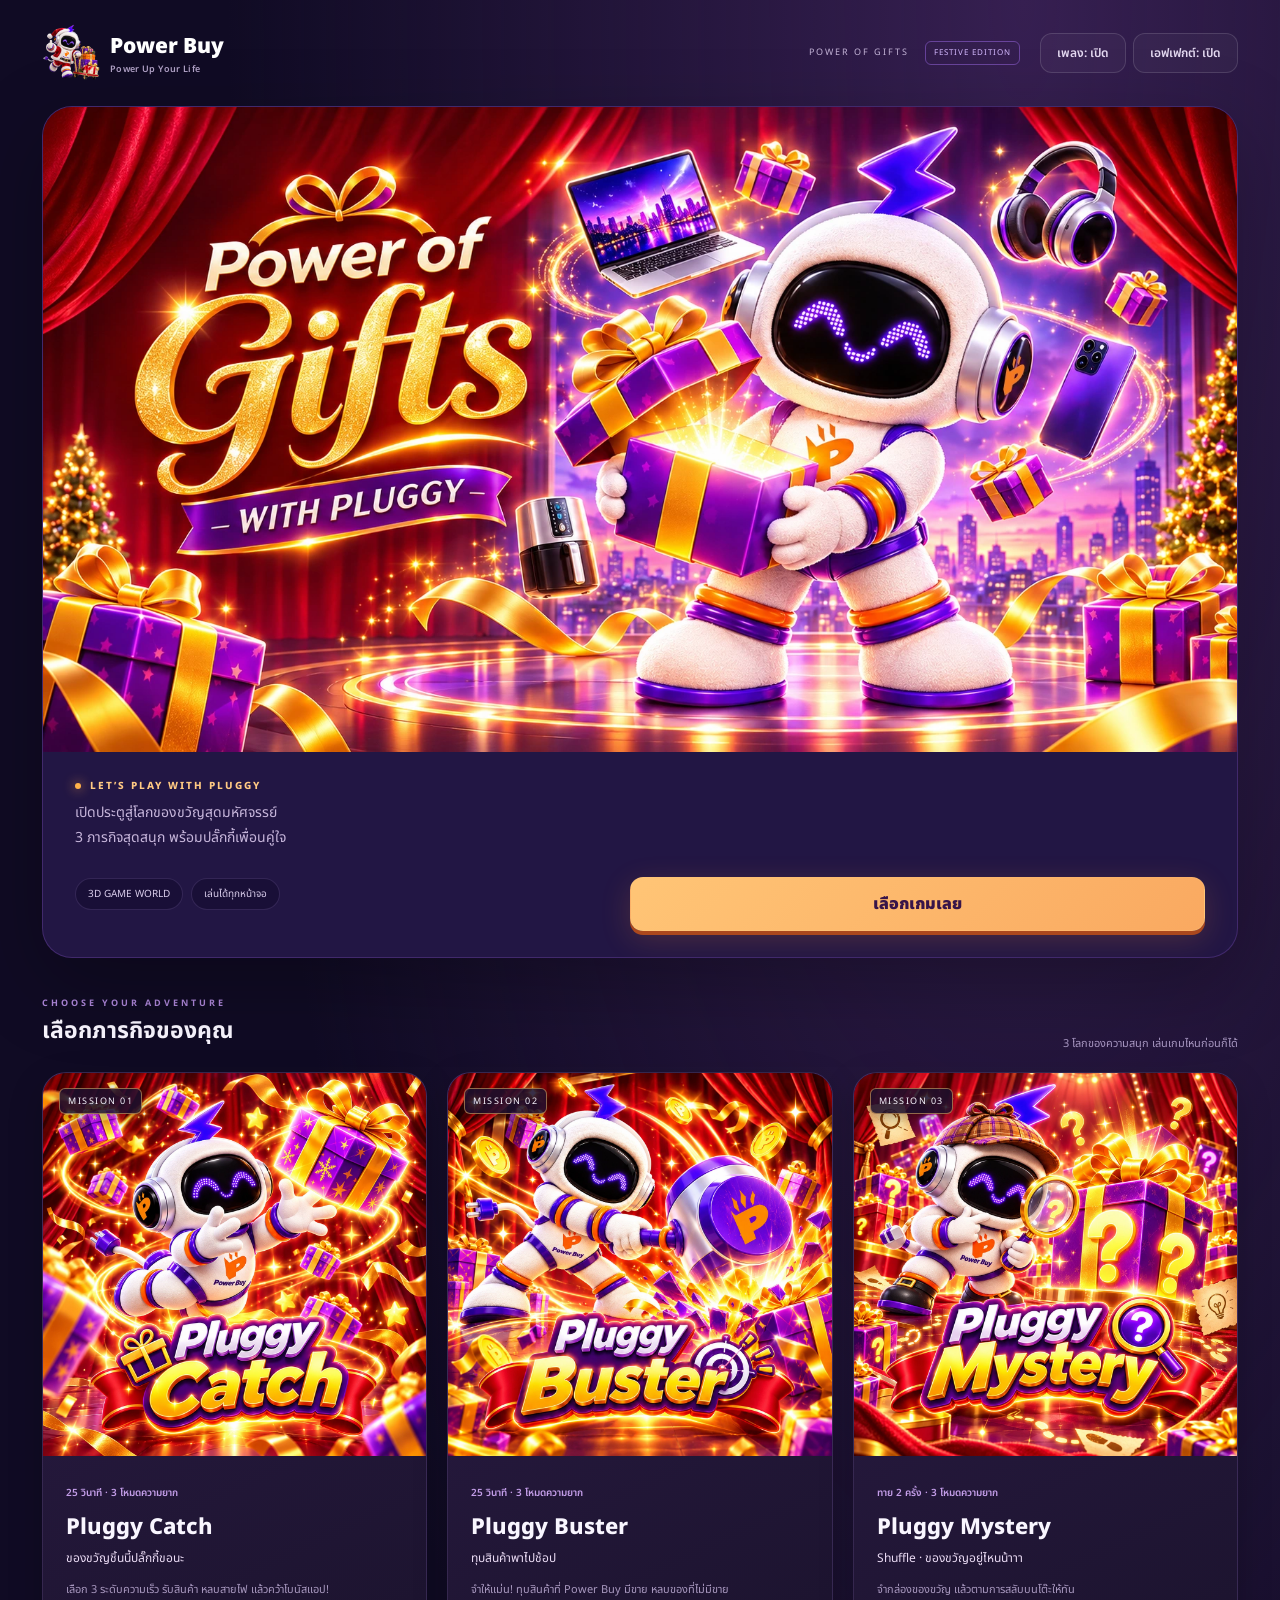
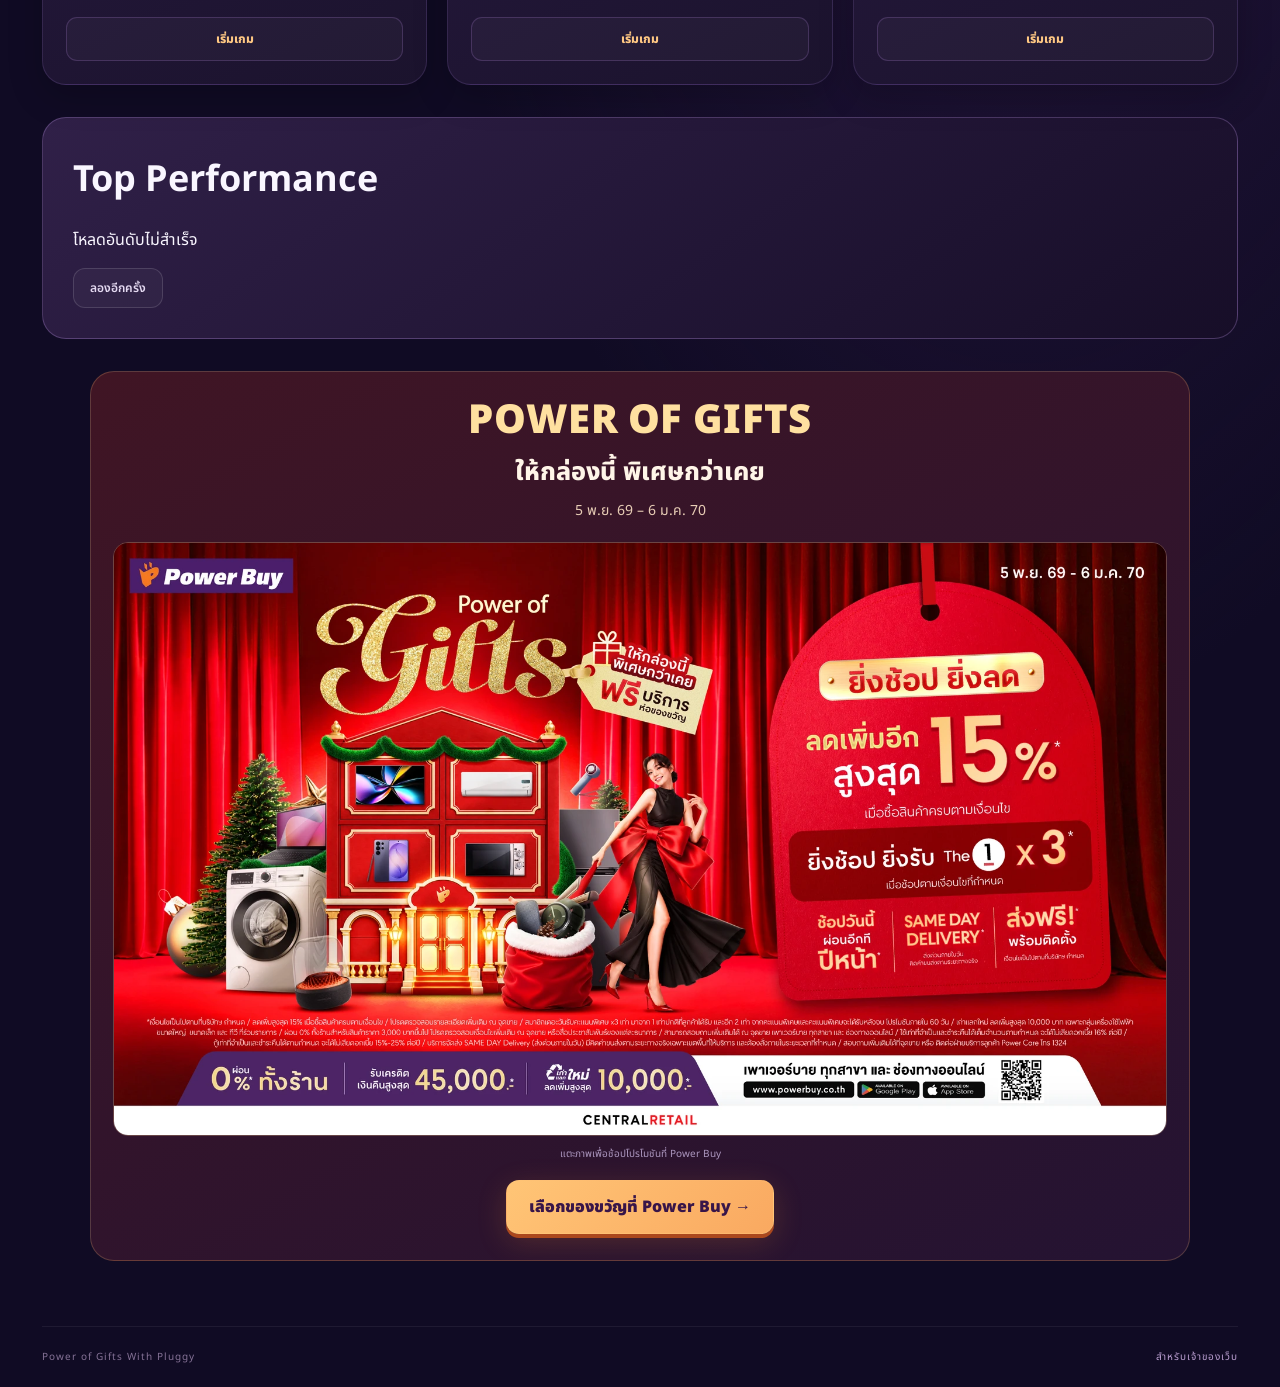
<file: index.html>
<!doctype html><html lang="th"><head><meta charset="utf-8"><meta name="viewport" content="width=device-width,initial-scale=1,viewport-fit=cover"><meta name="theme-color" content="#100b24"><meta name="description" content="ก้าวเข้าสู่โลกของขวัญ 3D กับปลั๊กกี้ เล่นภารกิจของขวัญบนมือถือและคอมพิวเตอร์"><title>Power of Gifts With Pluggy</title><link rel="icon" href="assets/festive/santa-icon.png"><link rel="stylesheet" href="style.css?v=28"><link rel="preconnect" href="https://idevduwmcbphzsoomihn.supabase.co" crossorigin><link rel="preconnect" href="https://fonts.googleapis.com"><link rel="preconnect" href="https://fonts.gstatic.com" crossorigin><link rel="canonical" href="https://copyggolf.github.io/PluggyGifts/"><meta property="og:type" content="website"><meta property="og:locale" content="th_TH"><meta property="og:site_name" content="Power of Gifts With Pluggy"><meta property="og:title" content="Power of Gifts With Pluggy"><meta property="og:description" content="เล่นเกมของขวัญกับปลั๊กกี้ สนุกกับ 3 ภารกิจ พร้อมโปรโมชัน Power Buy"><meta property="og:url" content="https://copyggolf.github.io/PluggyGifts/"><meta property="og:image" content="https://copyggolf.github.io/PluggyGifts/assets/update/share-banner.jpg?v=22"><meta property="og:image:secure_url" content="https://copyggolf.github.io/PluggyGifts/assets/update/share-banner.jpg?v=22"><meta property="og:image:type" content="image/jpeg"><meta property="og:image:width" content="1706"><meta property="og:image:height" content="922"><meta property="og:image:alt" content="Power of Gifts with Pluggy ปลั๊กกี้กับกล่องของขวัญ"><meta name="twitter:card" content="summary_large_image"><meta name="twitter:title" content="Power of Gifts With Pluggy"><meta name="twitter:description" content="เล่นเกมของขวัญกับปลั๊กกี้ พร้อมโปรโมชัน Power Buy"><meta name="twitter:image" content="https://copyggolf.github.io/PluggyGifts/assets/update/share-banner.jpg?v=22"><meta name="twitter:image:alt" content="Power of Gifts with Pluggy ปลั๊กกี้กับกล่องของขวัญ"></head><body><header><a class="brand" href="#" aria-label="หน้าหลัก"><img class="brandmark" src="assets/festive/santa-icon.png" alt="ปลั๊กกี้ชุดซานต้า"><span>Power Buy<small>Power Up Your Life</small></span></a><span class="edition">POWER OF GIFTS <i>FESTIVE EDITION</i></span><div class="sound-controls"><button id="music" class="icon" aria-pressed="true">เพลง: เปิด</button><button id="sfx" class="icon" aria-pressed="true">เอฟเฟกต์: เปิด</button></div></header><main id="app"></main><footer><span>Power of Gifts With Pluggy</span><a href="admin.html">สำหรับเจ้าของเว็บ</a></footer><dialog id="modal"></dialog><script type="module" src="app.js?v=29"></script></body></html>
</file>
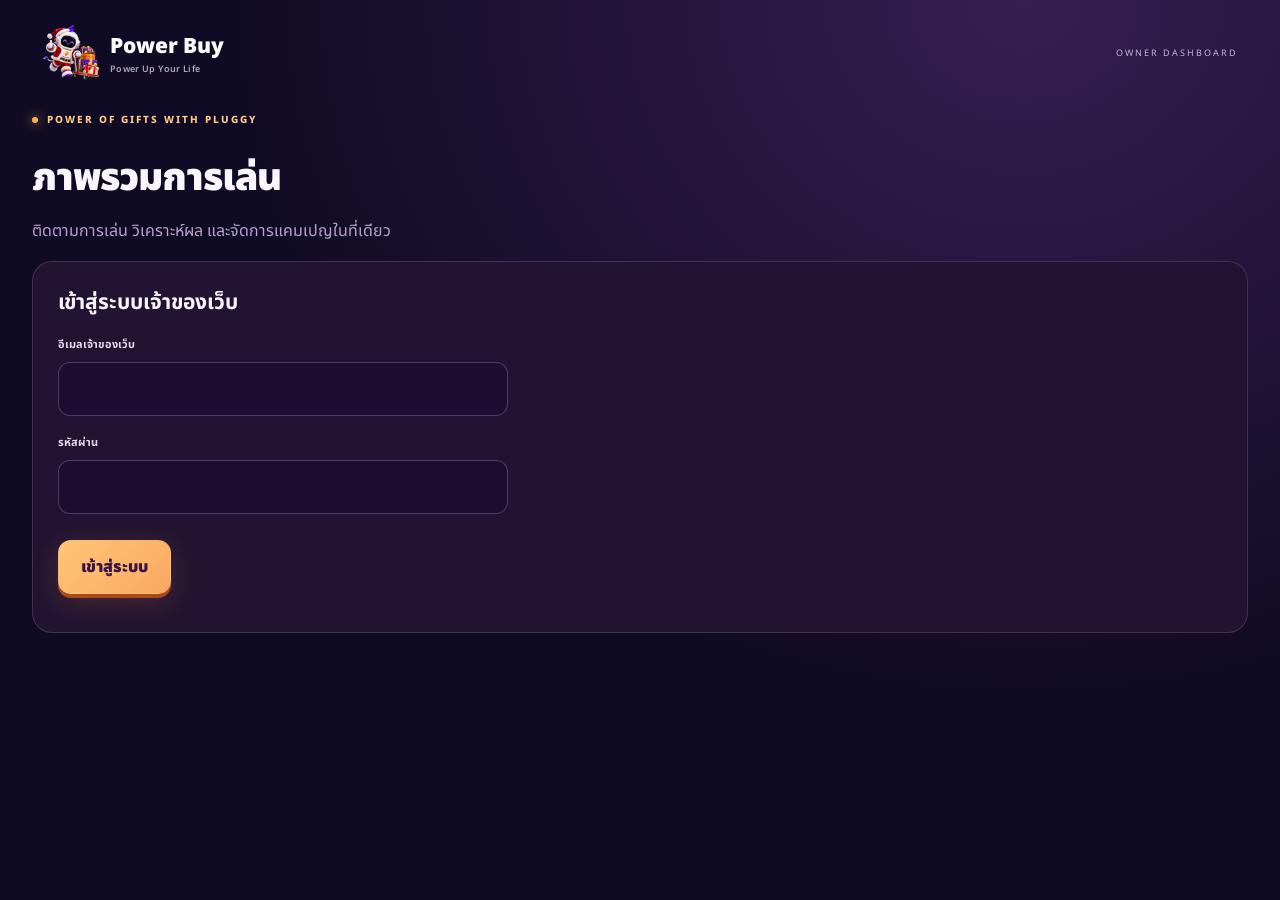
<file: admin.html>
<!doctype html><html lang="th"><head><meta charset="utf-8"><meta name="viewport" content="width=device-width,initial-scale=1"><title>สถิติเจ้าของเว็บ · Pluggy</title><link rel="stylesheet" href="style.css?v=28"><link rel="stylesheet" href="admin.css?v=28"></head><body><header><a class="brand" href="./"><img class="brandmark" src="assets/festive/santa-icon.png" alt="ปลั๊กกี้ชุดซานต้า"><span>Power Buy<small>Power Up Your Life</small></span></a><span class="edition">OWNER DASHBOARD</span></header><main id="admin"><section class="admin-intro"><span class="eyebrow">POWER OF GIFTS WITH PLUGGY</span><h1>ภาพรวมการเล่น</h1><p>ติดตามการเล่น วิเคราะห์ผล และจัดการแคมเปญในที่เดียว</p></section><section id="login" class="admin-panel"></section><section id="dashboard" hidden></section></main><dialog id="detail"></dialog><script type="module" src="admin.js?v=28"></script></body></html>
</file>
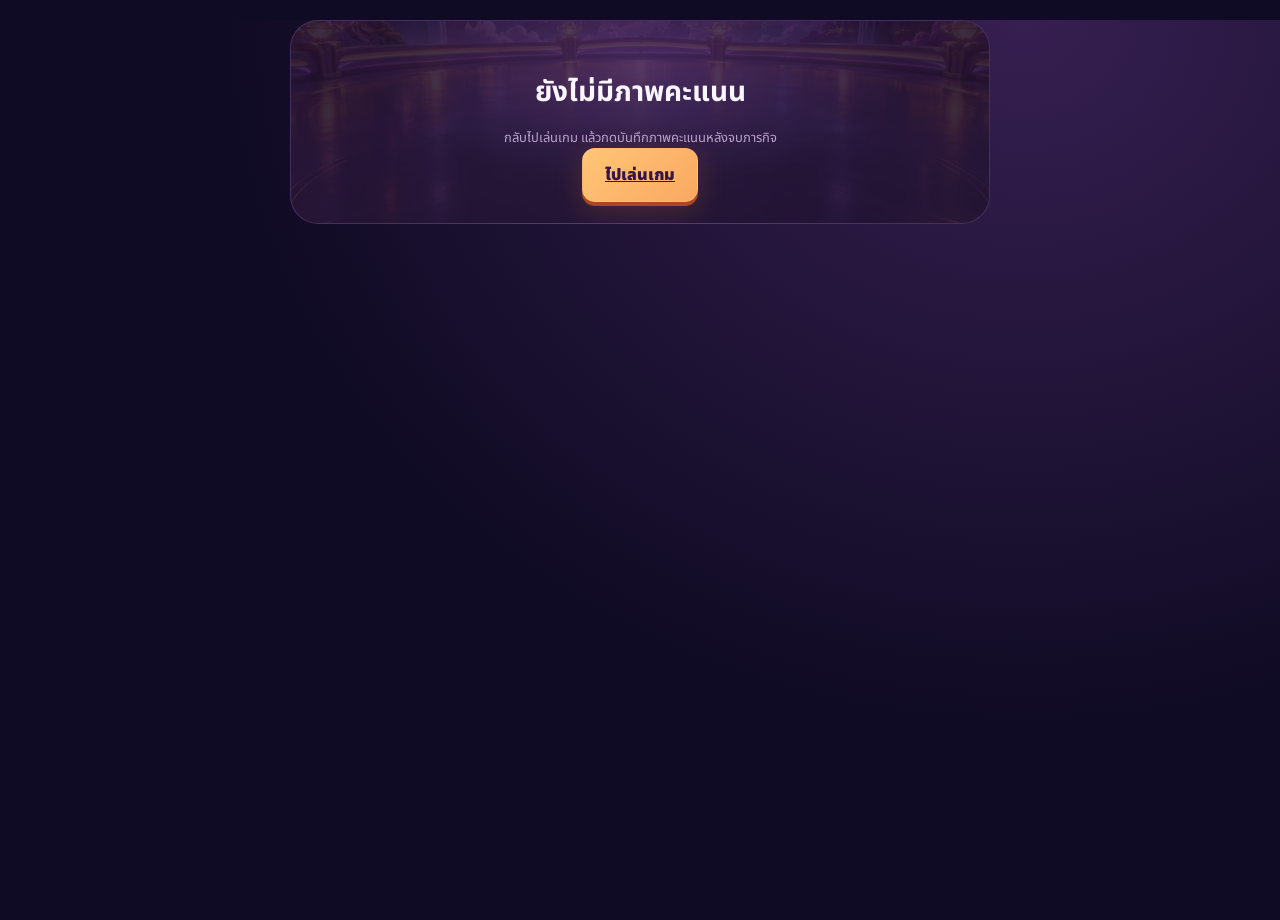
<file: score-view.html>
<!doctype html><html lang="th"><head><meta charset="utf-8"><meta name="viewport" content="width=device-width,initial-scale=1"><meta name="referrer" content="no-referrer"><title>บันทึกภาพคะแนน · Pluggy</title><link rel="stylesheet" href="style.css?v=28"><link rel="canonical" href="https://copyggolf.github.io/PluggyGifts/score-view.html"><meta property="og:type" content="website"><meta property="og:locale" content="th_TH"><meta property="og:site_name" content="Power of Gifts With Pluggy"><meta property="og:title" content="Power of Gifts With Pluggy"><meta property="og:description" content="เล่นเกมของขวัญกับปลั๊กกี้ สนุกกับ 3 ภารกิจ พร้อมโปรโมชัน Power Buy"><meta property="og:url" content="https://copyggolf.github.io/PluggyGifts/score-view.html"><meta property="og:image" content="https://copyggolf.github.io/PluggyGifts/assets/update/share-banner.jpg?v=22"><meta property="og:image:secure_url" content="https://copyggolf.github.io/PluggyGifts/assets/update/share-banner.jpg?v=22"><meta property="og:image:type" content="image/jpeg"><meta property="og:image:width" content="1706"><meta property="og:image:height" content="922"><meta property="og:image:alt" content="Power of Gifts with Pluggy ปลั๊กกี้กับกล่องของขวัญ"><meta name="twitter:card" content="summary_large_image"><meta name="twitter:title" content="Power of Gifts With Pluggy"><meta name="twitter:description" content="เล่นเกมของขวัญกับปลั๊กกี้ พร้อมโปรโมชัน Power Buy"><meta name="twitter:image" content="https://copyggolf.github.io/PluggyGifts/assets/update/share-banner.jpg?v=22"><meta name="twitter:image:alt" content="Power of Gifts with Pluggy ปลั๊กกี้กับกล่องของขวัญ"></head><body><main><section class="result" id="score-view"><h2>กำลังเตรียมภาพคะแนน…</h2></section></main><script type="module" src="score-view.js?v=28"></script></body></html>
</file>
<file: style.css>
@import url('https://fonts.googleapis.com/css2?family=Noto+Sans+Thai:wght@400;500;600;700;800;900&display=swap');
:root{font-family:'Noto Sans Thai',sans-serif;color:#f9f6ff;background:#100b24;--orange:#ff9738;--violet:#ad76ff;--muted:#b8aacd;--panel:#211633;--line:#ffffff18}*{box-sizing:border-box}body{margin:0;background:radial-gradient(ellipse at 80% 0,#35205c 0,transparent 55%),#100b24;min-height:100vh}button,input{font:inherit}button,a{touch-action:manipulation;-webkit-tap-highlight-color:transparent}button{cursor:pointer}button:focus-visible,a:focus-visible{outline:3px solid #ffc16f;outline-offset:4px}header{max-width:1260px;margin:auto;display:flex;align-items:center;gap:20px;padding:23px 32px}.brand{display:flex;gap:10px;align-items:center;color:white;text-decoration:none;font-size:21px;font-weight:900}.brand small{display:block;font-size:8px;letter-spacing:2.4px;color:#b1a2c7;font-weight:600}.brandmark{display:grid;place-items:center;background:linear-gradient(145deg,#ffbe63,#ff6c2d);color:#34104a;width:38px;height:43px;border-radius:13px;transform:rotate(-8deg);box-shadow:0 5px 25px #ff7f2d35;font-weight:900}.edition{margin-left:auto;font-size:10px;letter-spacing:2px;color:#c4b4d7}.edition i{font-style:normal;display:inline-block;font-size:8px;letter-spacing:1px;padding:5px 8px;margin-left:12px;border:1px solid #ad76ff6f;border-radius:6px;color:#d4b9ff}.icon,.secondary{background:#ffffff09;border:1px solid #ffffff22;color:#e4d9f1;border-radius:12px;padding:10px 16px;font-size:12px;font-weight:600}.icon:hover,.secondary:hover{background:#ffffff17}main{max-width:1260px;margin:0 auto 65px;padding:0 32px}.hero{position:relative;overflow:hidden;min-height:520px;border-radius:30px;border:1px solid #9660da44;background:#221644;isolation:isolate;box-shadow:0 26px 80px #0004}.heroart{position:absolute;inset:0;width:100%;height:100%;object-fit:cover;object-position:center;z-index:-2}.hero:after{content:'';position:absolute;inset:0;background:linear-gradient(90deg,#110a32ef 0,#160c34a0 39%,transparent 68%);z-index:-1}.herocopy{padding:56px 46px;max-width:600px}.eyebrow{display:inline-flex;align-items:center;gap:9px;color:#ffc983;font-size:10px;letter-spacing:2px;font-weight:800}.eyebrow:before{content:'';width:6px;height:6px;background:#ffb24a;border-radius:50%;box-shadow:0 0 12px #ffa449}h1{font-size:clamp(45px,5.2vw,72px);line-height:1.04;letter-spacing:-2px;margin:24px 0 12px;font-weight:900}h1 em{font-style:normal;background:linear-gradient(#ffe4a2,#ff8b39);background-clip:text;color:transparent}h1 small{display:block;font-size:.38em;letter-spacing:1px;margin-top:16px;font-weight:600;color:#d7b3ff}.intro{line-height:1.8;font-size:14px;max-width:380px;color:#c7b6db}.heropills{display:flex;gap:8px;margin:20px 0}.heropills span{font-size:10px;border:1px solid #c9afff25;background:#140b2d88;border-radius:20px;padding:7px 12px;color:#d9cdeb}.nameform{max-width:420px;margin-top:26px}label{display:block;font-size:11px;color:#e5d6f1;margin-bottom:9px;font-weight:700}.inputrow{display:flex;gap:10px}input{font:inherit;width:100%;min-width:0;padding:14px 16px;border:1px solid #b395dc55;color:white;border-radius:12px;background:#190d32aa;outline-color:#ffb751}input::placeholder{color:#a08dad}.primary{border:1px solid #ffce8333;background:linear-gradient(135deg,#ffb647,#ff7e37);color:#381549;font-weight:900;white-space:nowrap;padding:14px 22px;border-radius:13px;box-shadow:0 4px 0 #ab481d,0 8px 30px #ff8f3230;transition:filter .2s,transform .2s}.primary:hover{filter:brightness(1.1)}.primary:active{transform:translateY(2px);box-shadow:0 2px 0 #ab481d}.tiny{font-size:10px;line-height:1.6;color:#ac97bf}.hero .tiny{max-width:400px}.error{font-size:11px;color:#ffb2b9;margin-top:7px}.sectionhead{display:flex;justify-content:space-between;align-items:end;margin:38px 0 20px}.sectionhead h2{font-size:23px;margin:4px 0}.sectionhead span{font-size:11px;color:#a998c3}.kicker{font-size:9px;letter-spacing:3px;color:#af88dc;font-weight:700}.cards{display:grid;grid-template-columns:repeat(3,1fr);gap:20px}.card{position:relative;border-radius:24px;overflow:hidden;border:1px solid #b992f426;background:linear-gradient(155deg,#2c1c47,#1b132d);box-shadow:0 12px 35px #0003;transition:transform .22s,border-color .22s}.card:hover{transform:translateY(-6px);border-color:#ffb45777}.cardart{position:relative;height:215px;background:radial-gradient(ellipse at 50% 65%,#64369b88,transparent 65%),url('assets/v2/stage.avif') center 65%/cover;overflow:hidden;display:flex;align-items:center;justify-content:center}.cardart:after{position:absolute;content:'';width:65%;height:18px;border-radius:50%;background:#a970fe44;filter:blur(10px);bottom:19px}.cardart .sprite{width:150px;height:150px;filter:drop-shadow(0 12px 12px #0008);position:relative;z-index:1;animation:float 5s ease-in-out infinite}.cardart .sprite.second{width:90px;height:90px;margin-left:-28px;transform:rotate(14deg);animation-delay:-2s}.cardart .minipluggy{height:175px;width:115px;object-fit:contain;filter:drop-shadow(0 10px 14px #0008);z-index:2}.mission{position:absolute;top:15px;left:16px;font-size:9px;letter-spacing:1.5px;padding:5px 8px;border:1px solid #ffffff24;border-radius:6px;background:#160d2c9c;z-index:3}.cardbody{padding:23px}.tag{font-size:10px;color:#c49ee9;font-weight:600}.card h3{font-size:22px;margin:8px 0 4px;font-weight:800}.card .sub{font-size:12px;color:#eadbf4;margin:0}.card p{font-size:11px;line-height:1.8;color:#a898bf;margin:10px 0 18px}.card button{width:100%;background:#ffffff08;border:1px solid #9d74c344;color:#ffc883;font:inherit;font-size:12px;font-weight:800;border-radius:11px;padding:12px}.card button:hover{background:#ffab4220}.sprite{display:inline-block;flex:none;background-image:url('assets/v2/atlas.avif');background-size:400% 400%;background-position:var(--sx) var(--sy);background-repeat:no-repeat;aspect-ratio:1;width:70px;height:70px}.sprite.promo{background-image:url('assets/v2/promos.avif');background-size:200% 200%}.history{background:#221635;border:1px solid #ffffff10;border-radius:16px;padding:18px 22px;margin-top:26px;font-size:11px;color:#bba8d0}.history ul{padding-left:18px}.welcome{font-size:12px;color:#ffc884;margin-bottom:14px}footer{max-width:1196px;display:flex;justify-content:space-between;padding:22px 0;border-top:1px solid #ffffff10;margin:auto;font-size:10px;color:#857296;letter-spacing:1px}.game{max-width:960px;margin:auto}.gamehead{display:flex;align-items:center;justify-content:space-between;margin:10px 0 20px}.game-title{display:flex;align-items:center;justify-content:space-between;gap:18px}.game-title h2{font-size:27px;margin:0;letter-spacing:-.8px}.game-title p{font-size:12px;margin:3px 0;color:#b5a3ca}.game-player{font-size:10px;color:#a995c1;background:#231735;border:1px solid #ffffff18;border-radius:12px;padding:9px 14px;max-width:180px;overflow:hidden;text-overflow:ellipsis}.game-player b{display:block;font-size:13px;color:#f4e7ff}.hud{display:grid;grid-template-columns:1fr 1fr 1fr;gap:1px;background:#ffffff12;border:1px solid #a478d33a;border-radius:16px;overflow:hidden;margin:20px 0 12px}.hud>div{background:#25173bee;padding:13px 20px}.hud small{font-size:9px;color:#b9a2d0;display:block;letter-spacing:1px}.hud strong{display:block;font-size:25px;color:#ffcb86;font-weight:800}.hud>div:nth-child(2){text-align:center}.hud>div:last-child{text-align:right}.hud .timer{color:#b6ffed}.progress{height:4px;overflow:hidden;border-radius:8px;background:#362443;margin-bottom:13px}.progress div{height:100%;background:linear-gradient(90deg,#ad6bff,#ffb03e);transition:width .1s}.board{position:relative;height:min(66vh,570px);min-height:440px;overflow:hidden;border:1px solid #b98aff50;border-radius:24px;background:#291743 url('assets/v2/stage.avif') center/cover;box-shadow:0 25px 70px #0006,inset 0 0 80px #10052450;isolation:isolate;user-select:none}.board:before{content:'';position:absolute;inset:0;background:linear-gradient(#1c093632,transparent 45%,#17092b55);pointer-events:none;z-index:-1}.board canvas{display:block;width:100%;height:100%;touch-action:none}.hint{text-align:center;font-size:11px;line-height:1.7;color:#b6a1cd;margin:14px 0}.controls{display:flex;justify-content:center;gap:12px;margin:14px 0}.controls button{background:linear-gradient(#382051,#251439);border:1px solid #a377ce44;color:#ffce88;border-radius:14px;width:90px;height:45px;font-size:22px;touch-action:none;box-shadow:0 3px 0 #090514}.legend{display:flex;gap:14px;justify-content:center;flex-wrap:wrap;color:#cab8db;font-size:10px;margin:12px 0}.legend b{color:#ffb566}.boardstatus{position:absolute;top:16px;left:50%;transform:translateX(-50%);width:max-content;max-width:90%;text-align:center;padding:9px 17px;border:1px solid #cfb2ff33;border-radius:30px;background:#150b2dd9;color:#efe4ff;font-size:12px;z-index:8;box-shadow:0 4px 20px #0003}.boardstatus strong{color:#ffca7b}.overlay{position:absolute;inset:0;z-index:20;display:flex;flex-direction:column;align-items:center;justify-content:center;gap:12px;padding:24px;text-align:center;background:#140925df;backdrop-filter:blur(7px)}.overlay .sprite{width:100px;height:100px;filter:drop-shadow(0 0 24px #b276ff66)}.overlay h3{font-size:28px;margin:0}.overlay p{color:#c3b2d6;line-height:1.8;font-size:13px;margin:0 0 8px}.overlay .roundtag{font-size:10px;letter-spacing:3px;color:#ffbb68}.feedback{position:absolute;inset:0;display:grid;place-items:center;z-index:13;pointer-events:none;font-size:52px;font-weight:900;color:#ffe09e;text-shadow:0 3px 0 #8a351b,0 0 30px #ffab4c;animation:scorepop .65s both}.feedback.bad{color:#ffabc3;text-shadow:0 3px #662447,0 0 30px #ff3e7e}.holes{position:absolute;inset:12% 8% 6%;display:grid;grid-template-columns:repeat(3,1fr);grid-template-rows:repeat(3,1fr);gap:14px 30px;perspective:900px}.hole{position:relative;background:none;border:0;border-radius:18px;min-height:90px;outline-offset:0;display:flex;align-items:end;justify-content:center;padding:0}.podium{position:absolute;width:93%;max-width:165px;height:30%;bottom:2%;border-radius:50%;background:radial-gradient(ellipse at 50% 20%,#090310 35%,#452069 40%,#c491ff 45%,#6d3e8e 51%,#2e1149 60%);box-shadow:0 10px 0 #1c0d2e,0 15px 20px #0006,0 0 15px #9e56ff35;border:1px solid #b784f755}.target{position:absolute;inset:0;display:flex;flex-direction:column;align-items:center;justify-content:center;animation:rise .18s ease-out;transform-origin:bottom}.target .sprite{width:110px;height:110px;filter:drop-shadow(0 5px 9px #0007)}.target img{height:110px;width:86px;object-fit:contain;filter:drop-shadow(0 3px 7px #0008)}.target small{margin-top:-5px;font-size:10px;font-weight:900;color:#221133;background:#ffcc7d;border:1px solid #ffe2b0;border-radius:20px;padding:3px 9px;box-shadow:0 3px 12px #0005;white-space:nowrap;z-index:2}.target.bad small{background:#ebd7ff;color:#684d87}.holenum{position:absolute;font-size:9px;color:#bf8bf888;bottom:-8px}.hole.hit:after{content:'';position:absolute;inset:10%;border:3px solid #ffd286;border-radius:50%;animation:shock .25s both;pointer-events:none}.hammer{position:absolute;width:32px;height:32px;z-index:12;pointer-events:none;transform:rotate(-30deg);background:linear-gradient(90deg,#ffc356 20%,#ffe4a2 50%,#e89528);border-radius:8px;box-shadow:0 3px 5px #0005}.hammer:after{content:'';position:absolute;left:12px;top:26px;width:9px;height:35px;background:#7546ac;border-radius:5px}.boxes{position:absolute;inset:0;touch-action:manipulation}.box{position:absolute;top:0;left:0;background:none;border:0;padding:0;width:100px;height:115px;will-change:transform;touch-action:manipulation;color:white;isolation:isolate}.box:before{content:'';position:absolute;left:10%;right:10%;bottom:8%;height:17%;border-radius:50%;background:#05030b6b;filter:blur(4px);z-index:-1}.box .sprite{position:absolute;width:100%;height:auto;left:0;top:0;filter:drop-shadow(0 8px 6px #0007);transition:filter .2s}.box .prize{position:absolute;inset:8%;width:84%;height:75%;background:#37175380;border-radius:22px;box-shadow:0 0 28px #ffc76877;transform:translateY(-17px);z-index:2;animation:prize .3s both}.box .prize .sprite{height:100%}.box small{position:absolute;left:50%;transform:translateX(-50%);bottom:-5px;display:grid;place-items:center;width:25px;height:25px;background:#251336;border:1px solid #ba90e74d;color:#dfcbed;border-radius:50%;font-size:11px;font-weight:800;opacity:0}.box.selectable small{opacity:1}.box.selectable:after{content:'';position:absolute;inset:10% 2% 0;border-radius:20px;border:1px solid #c49eff44;box-shadow:0 0 12px #ac72ff20;z-index:-1}.box.selectable:hover .sprite{filter:drop-shadow(0 0 12px #ffc977)}.box.chosen:after{border-color:#ffce82;box-shadow:0 0 28px #ffb85f55}.guide{position:absolute;bottom:5px;right:18px;height:125px;width:90px;object-fit:contain;filter:drop-shadow(0 3px 15px #10031f);opacity:.9;pointer-events:none}.guide-arrow{position:absolute;bottom:76px;right:100px;font-size:31px;color:#ffbb6a;animation:point 1s alternate infinite;pointer-events:none}.result{position:relative;max-width:700px;margin:20px auto;text-align:center;border:1px solid #bb8bf63d;border-radius:28px;background:radial-gradient(ellipse at 50% 20%,#603c8580,transparent 55%),#201330;overflow:hidden;padding:36px}.result:before{content:'';position:absolute;inset:0;background:url('assets/v2/stage.avif') center/cover;opacity:.12;z-index:0}.result>*{position:relative}.result img{height:210px;filter:drop-shadow(0 0 30px #af62ff44)}.result h2{font-size:28px;margin:14px 0 5px}.result p{font-size:13px;color:#b9a3ce;line-height:1.8}.resultscore{font-size:82px;line-height:1.3;font-weight:900;background:linear-gradient(#ffe9b0,#ff9850);color:transparent;background-clip:text}.rounds{display:flex;justify-content:center;gap:10px;margin:18px 0}.rounds span{background:#ffffff08;border:1px solid #ffffff14;border-radius:11px;padding:9px 15px;font-size:10px;color:#bda8d1}.rounds b{color:#eed8ff;font-size:15px}.shop{display:block;margin:23px auto;color:#ffcd84;text-decoration:none;font-size:13px;font-weight:700}.actions{display:flex;gap:10px;flex-wrap:wrap;justify-content:center}dialog{background:#241436;color:#f6ebff;border:1px solid #ac7bdd55;border-radius:23px;max-width:500px;padding:30px;box-shadow:0 25px 100px #0008}dialog::backdrop{background:#0b051bce;backdrop-filter:blur(6px)}dialog h2{font-size:25px;margin:4px 0}dialog p{color:#beabce;font-size:13px;line-height:1.9}dialog .sprite{width:90px;height:90px}dialog .secondary{margin-left:8px}button:disabled{cursor:default}.box:disabled{opacity:1}.loading{animation:glow 1s infinite alternate}.paused .target,.paused .guide-arrow{animation-play-state:paused}@keyframes float{50%{transform:translateY(-8px)}}@keyframes rise{from{transform:translateY(24px) scale(.7);opacity:0}}@keyframes scorepop{0%{opacity:0;transform:translateY(20px) scale(.7)}30%{opacity:1;transform:scale(1.1)}100%{opacity:0;transform:translateY(-35px)}}@keyframes prize{from{opacity:0;transform:translateY(5px) scale(.5)}}@keyframes shock{to{opacity:0;transform:scale(1.3)}}@keyframes point{to{transform:translateX(-18px)}}@keyframes glow{to{opacity:.5}}
@media(max-width:720px){header{padding:18px 18px;gap:8px}.brand{font-size:18px}.brandmark{width:32px;height:35px}.brand small{font-size:7px}.edition{display:none}.icon{margin-left:auto;padding:9px 11px;font-size:11px}main{padding:0 16px}.hero{border-radius:24px;min-height:690px}.heroart{object-fit:cover;object-position:73% 0;height:350px}.hero:after{background:linear-gradient(0deg,#160c2fff 43%,#160c2f66 65%,transparent 85%)}.herocopy{padding:330px 25px 28px;max-width:100%}h1{font-size:45px;margin:16px 0 10px;letter-spacing:-1.5px}h1 small{font-size:21px;margin-top:12px}.intro{font-size:12px;margin:12px 0}.heropills{margin:15px 0}.nameform{margin-top:18px}.primary{padding:13px 17px;font-size:12px}.inputrow{gap:8px}input{font-size:13px;padding:13px}.sectionhead{margin-top:28px}.sectionhead h2{font-size:21px}.sectionhead>span{display:none}.cards{grid-template-columns:1fr;gap:17px}.card{display:grid;grid-template-columns:38% 62%;border-radius:21px}.cardart{height:100%;min-height:230px;flex-direction:column}.cardart .sprite{width:115px;height:115px}.cardart .sprite.second{position:absolute;width:75px;height:75px;bottom:23px;right:-4px;margin:0}.cardart .minipluggy{height:150px;width:100px}.mission{font-size:7px;left:10px;top:12px}.cardbody{padding:21px 16px}.card h3{font-size:19px;line-height:1.25}.card .sub{font-size:11px;margin-top:8px}.tag{font-size:8px}.card p{font-size:10px;margin:10px 0 12px}.card button{font-size:11px;padding:11px}.gamehead{margin:5px 0 17px}.game-title h2{font-size:23px}.game-title p{font-size:10px}.game-player{font-size:8px;max-width:110px;padding:8px 10px}.game-player b{font-size:11px}.hud{margin-top:16px}.hud>div{padding:10px 12px}.hud strong{font-size:21px}.hud small{font-size:8px}.board{height:57vh;min-height:420px;max-height:570px;border-radius:20px}.boardstatus{font-size:10px;padding:8px 13px}.holes{inset:13% 3% 8%;gap:13px 8px}.target .sprite{width:87px;height:87px}.target img{height:95px;width:74px}.target small{font-size:8px;padding:3px 7px}.holenum{font-size:8px}.guide{height:95px;width:65px;right:5px;bottom:0}.guide-arrow{bottom:56px;right:70px;font-size:24px}.legend{font-size:9px;gap:9px}.hint{font-size:10px}.result{padding:27px 18px}.result h2{font-size:24px}.resultscore{font-size:68px}.result img{height:180px}.rounds{gap:5px}.rounds span{padding:8px 9px}.rounds b{font-size:12px}.shop{font-size:12px}footer{margin:0 20px;font-size:8px;padding:18px 0}footer span:last-child{display:none}dialog{max-width:calc(100vw - 36px);padding:24px}dialog h2{font-size:23px}.hero .tiny{font-size:9px}}
@media(prefers-reduced-motion:reduce){.cardart .sprite,.guide-arrow{animation:none}}

.sprite[data-sprite="14"]{clip-path:inset(5% 8%)}
/* Festive appliance kingdom */
.brandmark{object-fit:contain;width:49px;height:52px;background:none;box-shadow:none;transform:none;border-radius:0}.brand small{font-size:9px;letter-spacing:.35px}.sound-controls{display:flex;gap:7px}.icon[aria-pressed=false]{opacity:.65}.edition{font-size:9px}footer a{color:#bca0d3;text-decoration:none}
.board,.cardart{background-image:url('assets/v3/showroom.avif')}.board.catch{background-position:center}.board.buster{background-position:50% 35%}.board.shuffle{background-position:50% 25%}.sprite.extra{background-image:url('assets/v3/extra.avif')}.cover-hammer{width:195px;height:195px;object-fit:contain;filter:drop-shadow(0 12px 15px #0009);z-index:2;animation:float 5s infinite ease-in-out}.how-hero{height:130px;width:130px;object-fit:contain;display:block;margin:auto}.how-steps{list-style:none;counter-reset:how;padding:0;display:grid;gap:10px;margin:18px 0}.how-steps li{counter-increment:how;display:flex;align-items:center;gap:12px;font-size:13px;line-height:1.65}.how-steps li:before{content:counter(how);display:grid;place-items:center;flex:none;border-radius:50%;background:#ffb247;color:#391652;width:28px;height:28px;font-weight:900}.how-signs{display:flex;gap:8px;justify-content:center;margin:16px 0}.how-signs>div{width:23%;text-align:center}.how-signs img{width:100%;display:block}.how-signs b{font-size:10px}details{font-size:12px;color:#d9c2ea;line-height:1.7}summary{cursor:pointer}.saved-card{display:block;width:100%;max-height:55vh;object-fit:contain;margin-bottom:16px}dialog{max-height:92dvh;overflow:auto}dialog button{margin-top:7px}.result>img{object-fit:contain;width:220px;height:220px}
.target img{width:146px;height:146px}.target small{margin-top:-16px}.target.safe small{background:#adf1c2;color:#175c42}.target.expensive img{filter:drop-shadow(0 0 8px #ff4659a0)}.target.safe img{filter:drop-shadow(0 0 8px #49e69b60)}.hole.wrong:after{border-color:#ff567c}.hammer{width:100px;height:125px;background:none;box-shadow:none;border:0;transform-origin:55% 80%;animation:smash .32s ease-out both;z-index:15;margin-left:-15px}.hammer:after{content:none}.hammer-head{position:absolute;left:0;top:0;width:85px;height:55px;display:grid;place-items:center;border-radius:18px;background:linear-gradient(110deg,#ff9c23 8%,#6130d8 12%,#a78bfa 48%,#4d1cc5 80%,#ffb534 84%);border:2px solid #dabfff;color:#ff9e32;font:900 30px sans-serif;box-shadow:0 5px 8px #12062aaa}.hammer-handle{position:absolute;top:50px;left:33px;width:18px;height:67px;background:linear-gradient(90deg,#3e15a1,#b295fb,#5120af);border:2px solid #ceb3ff;border-radius:8px}.gift-table{position:absolute;left:-3%;right:-3%;top:49%;height:49%;border-radius:50% 50% 12% 12%/12% 12% 4% 4%;background:linear-gradient(155deg,#bf9cf0,#7350aa 40%,#49286e 100%);border-top:4px solid #e5ceff;box-shadow:0 15px 0 #29103f,0 26px 35px #0d032d80;z-index:2;pointer-events:none}.guide{left:calc(50% - 110px);right:auto;top:4%;bottom:auto;height:260px;width:220px;opacity:1;z-index:1}.guide-arrow{display:none}.box{z-index:4}.boardstatus{z-index:10}.box.selectable .sprite{animation:boxbob 2.2s infinite ease-in-out}.box.chosen .sprite{animation:none}.paused .box.selectable .sprite{animation-play-state:paused}.boxes{z-index:3}.gift-table:after{content:'';position:absolute;left:10%;right:10%;bottom:-25px;height:25px;background:#3b1c57;border-radius:0 0 25px 25px}@keyframes smash{0%{transform:translateY(-65px) rotate(45deg);opacity:0}30%{opacity:1;transform:translateY(-20px) rotate(25deg)}65%{transform:translateY(8px) rotate(-32deg)}100%{transform:translateY(-20px) rotate(-15deg);opacity:0}}@keyframes boxbob{50%{translate:0 -3px}}
@media(max-width:720px){header{flex-wrap:wrap;padding:13px 16px}.brand{font-size:20px}.brandmark{width:45px;height:47px}.brand small{font-size:8px}.sound-controls{margin-left:auto}.sound-controls .icon{font-size:10px;padding:8px}.cover-hammer{width:140px;height:175px}.target img{width:103px;height:116px}.target small{margin-top:-13px;font-size:8px}.holes{inset:16% 1% 7%;gap:16px 1px}.guide{height:200px;width:170px;left:calc(50% - 85px);top:9%}.gift-table{top:46%;height:50%}.hammer{scale:.8}.how-signs{gap:4px}.how-steps li{font-size:12px}.saved-card{max-height:48dvh}.result>img{height:200px}}
@media(max-width:360px){header{gap:6px}.brand{font-size:17px}.sound-controls .icon{font-size:9px;padding:7px 5px}.brandmark{width:38px}.brand small{font-size:7px}}
@media(prefers-reduced-motion:reduce){.cover-hammer,.box.selectable .sprite{animation:none}}

/* Approved Festive Wonderland mission art; replace the six files independently. */
.board{background-image:var(--game-bg,url('assets/v3/showroom.avif'));background-size:cover;background-position:center}
.cardart{height:auto;aspect-ratio:1;background:#2c1845;display:block}
.cardart:after{content:none}
.mission-cover{width:100%;height:100%;display:block;object-fit:cover;object-position:center;transition:transform .35s ease}
.card:hover .mission-cover{transform:scale(1.035)}
.mission{background:#1b102ddd;border-color:#ffc56d80;box-shadow:0 3px 14px #0005}
@media(max-width:720px){.card{display:block}.cardart{height:auto;min-height:0;aspect-ratio:1.18}.mission-cover{object-position:center 45%}.cardbody{padding:22px}.card h3{font-size:23px}.card p{font-size:12px}.tag{font-size:10px}.card button{font-size:13px}.boardstatus{max-width:96%;padding:8px 10px}.target.safe small{font-size:8px}}
@media(prefers-reduced-motion:reduce){.mission-cover{transition:none}.card:hover .mission-cover{transform:none}}
.rank-consent{display:flex;align-items:flex-start;gap:9px;font-size:11px;line-height:1.7;margin:18px 0 12px}.rank-consent input{width:18px;height:18px;flex:none;accent-color:#ffb647}.province-label{margin-top:12px}.leaderboard{text-align:left;padding:25px;border:1px solid #b792e744;border-radius:22px;margin-top:28px;background:linear-gradient(130deg,#382253,#1c102e)}.rank-heading{display:flex;gap:16px;align-items:center;justify-content:space-between}.rank-heading h2{font-size:23px;margin:5px 0}.rank-heading p{font-size:11px;color:#cbb9db;line-height:1.7}.rank-toolbar{display:flex;flex-wrap:wrap;gap:12px;align-items:center;margin:16px 0}.rank-tabs{display:flex;flex-wrap:wrap;gap:7px}.rank-tab{background:#ffffff09;color:#decbf0;border:1px solid #ab7bd94d;border-radius:22px;padding:9px 13px;font:inherit;font-size:11px}.rank-tab.selected{background:#ffb34c;color:#321442;border-color:#ffc978;font-weight:800}.rank-toolbar label{display:flex;align-items:center;gap:10px;margin:0}.rank-toolbar input{width:150px;font-size:11px;padding:8px;color-scheme:dark}.rank-mine{display:flex;flex-direction:column;gap:6px;background:#a16aff17;border:1px solid #ffc37955;border-radius:15px;padding:16px;margin:12px 0}.rank-mine b{color:#ffcc82}.rank-mine span{font-size:13px}.rank-mine small{color:#cbb5e1;font-size:11px}.rank-table-wrap{overflow:auto}.rank-table{width:100%;border-collapse:collapse;font-size:13px;white-space:nowrap}.rank-table th,.rank-table td{padding:13px 10px;border-bottom:1px solid #ffffff15;text-align:left}.rank-table th{font-size:10px;color:#c5a7dc}.rank-table td:nth-child(2){white-space:normal;overflow-wrap:anywhere;min-width:100px}.rank-table .podium-rank td:first-child{color:#ffd284}.rank-empty{text-align:center;padding:28px;color:#f5d8a7}.rank-empty span{font-size:12px;color:#bc9bd5}.rank-records h3{font-size:16px;margin-top:24px}.record-grid{display:grid;grid-template-columns:repeat(auto-fit,minmax(170px,1fr));gap:10px}.record-grid article{padding:16px;border:1px solid #ffffff15;border-radius:12px;background:#ffffff07}.record-grid small,.record-grid span{display:block;font-size:10px;color:#cbb4e0;overflow-wrap:anywhere}.record-grid strong{display:block;color:#ffd192;font-size:28px;margin:5px 0}.record-grid i{font-size:12px;font-style:normal}.record-grid .overall{border-color:#ffd28477}.rank-explain{margin-top:20px}.rank-explain p,.rank-explain li{font-size:11px;line-height:1.8}.actions a{text-decoration:none;display:inline-flex;align-items:center;justify-content:center}.saved-card{touch-action:auto;-webkit-user-select:auto;user-select:auto}.balanced-score{color:#ffd192!important}.result .leaderboard{padding:18px}.result .rank-heading{display:block}.result .rank-heading h2{font-size:20px}.result .saved-card{width:100%;height:auto;max-height:none;filter:none}
@media(max-width:720px){.leaderboard{padding:17px}.rank-heading{display:block}.rank-heading h2{font-size:20px}.rank-heading>.secondary{margin:5px 0}.rank-table{font-size:11px}.rank-table th,.rank-table td{padding:12px 7px}.rank-consent{font-size:10px}.record-grid{grid-template-columns:repeat(2,minmax(0,1fr))}.record-grid strong{font-size:24px}.hero{min-height:780px}}

[hidden]{display:none!important}

/* Keep the campaign title together across phone and desktop. */
.hero .herocopy{max-width:750px}.hero h1{font-size:clamp(34px,4.3vw,58px)}.gift-title{white-space:nowrap;display:block}.rank-periods{display:flex;gap:7px;padding:5px;border:1px solid #ab7bd933;border-radius:25px}
@media(max-width:720px){.hero{min-height:690px}.hero .herocopy{padding:330px 20px 28px}.hero h1{font-size:clamp(26px,7.5vw,45px);letter-spacing:-1px}.hero h1 small{font-size:19px}}
/* Festive quick-play, mobile first. */
.sprite.festive-product{background-image:url('assets/festive/products.webp');background-size:200% 200%}
.campaign-promo{margin:32px auto 0;max-width:1100px;text-align:center;border:1px solid #e7af703f;border-radius:24px;overflow:hidden;background:linear-gradient(150deg,#401524,#241332);padding:22px}
.promo-heading h2{font-size:clamp(20px,4vw,30px);margin:8px 0}.promo-heading p{font-size:12px;color:#ecd4bd}.campaign-image{display:block;overflow:hidden;border-radius:15px;border:1px solid #ffca8d44}.campaign-image img{display:block;width:100%;height:auto}.campaign-shop{display:inline-flex;justify-content:center;text-decoration:none;margin:8px 0 4px;white-space:normal}.result .campaign-promo{padding:15px}.result .campaign-promo img{width:100%;height:auto;max-height:none;filter:none;margin:0}.result .promo-heading h2{font-size:23px}
.reward-card{border:1px solid #ffcd85a0;border-radius:23px;background:linear-gradient(140deg,#5a2b48,#321646);padding:24px;margin:22px 0;text-align:center}.reward-card h2{font-size:23px}.coupon-code{font-size:28px!important;color:#ffe0a4!important;font-weight:900;letter-spacing:1px;overflow-wrap:anywhere;user-select:text;-webkit-user-select:text}.coupon-terms{white-space:pre-wrap;overflow-wrap:anywhere;text-align:left;font-size:12px!important}.coupon-image,.result .coupon-image{width:min(100%,400px);height:auto;aspect-ratio:1;object-fit:contain;display:block;margin:14px auto;border-radius:16px;filter:none}.reward-card a{display:inline-flex;text-decoration:none;margin-top:10px}.result>img{height:220px;width:220px;border-radius:24px}.result .resultscore{line-height:1.15;margin:20px 0 8px}.result{overflow-wrap:anywhere}
.how-signs>div{width:43%;max-width:180px}.how-signs img{aspect-ratio:1;object-fit:contain}.target img{height:150px;width:150px;object-fit:contain}.target small{margin-top:-9px}.target.safe small{background:#a8f2b3;color:#104729}.box{backface-visibility:hidden;transform-style:preserve-3d}.gift-table{background:radial-gradient(ellipse at 50% 10%,#b68edc,#7951a5 65%,#412054);border-top:3px solid #e5ceff}.box:before{opacity:.65;transition:opacity .2s}.box.selectable:before{opacity:.9}.box.chosen{filter:drop-shadow(0 0 9px #ffd58e)}
.buster-cover-art{height:100%;display:flex;align-items:center;justify-content:center;gap:0;background:radial-gradient(ellipse at 50% 80%,#a268d5,transparent 75%),url('assets/missions/buster-bg.webp') center/cover;padding:15% 2% 0}.buster-cover-art img{width:50%;filter:drop-shadow(0 8px 12px #15032c88)}
@media(max-width:720px){input{font-size:16px}.board{height:min(57svh,530px);min-height:350px}.hud{margin:10px 0}.gamehead{margin-bottom:12px}.game-title h2{font-size:21px}.game-player{max-width:95px}.hud>div{padding:9px}.hud strong{font-size:21px}.legend{gap:8px;font-size:10px}.campaign-promo{padding:14px;border-radius:20px}.promo-heading p{font-size:10px}.campaign-image{border-radius:10px}.target img{height:112px;width:112px}.boardstatus{font-size:11px;white-space:normal;line-height:1.4;width:94%;padding:8px}.holes{inset:16% 2% 8%;gap:12px 2px}.hole{min-height:70px}.how-steps li{font-size:13px}dialog{width:min(500px,calc(100vw - 24px));max-width:none;padding:22px;max-height:90dvh}.sound-controls .icon{min-height:40px}.actions{gap:10px}.actions button,.actions a{min-height:44px}.result{padding:24px 16px}.result>img{height:190px;width:190px}.reward-card{padding:18px}.coupon-code{font-size:25px!important}.hero .tiny{font-size:11px}.hero .inputrow{flex-wrap:wrap}.hero .inputrow input{flex:1 1 180px}.hero .inputrow button{flex:1 1 150px}.card button{min-height:46px}.guide{height:180px;top:7%}.gift-table{top:48%}.how-signs b{font-size:12px}}
@media(max-height:500px) and (orientation:landscape){.board{height:350px;min-height:350px}.game-title{align-items:start}}
@media(prefers-reduced-motion:reduce){.box.selectable .sprite,.target,.hammer,.feedback{animation-duration:.01s;animation-iteration-count:1}.box:before{transition:none}}
/* User-supplied campaign art is shown in full, with no text on top. */
.hero{min-height:0}.hero:after{content:none}.heroart{position:static;display:block;width:100%;height:auto;object-fit:contain;z-index:auto}.hero .herocopy{padding:26px 32px;max-width:none;display:grid;grid-template-columns:1fr 1.1fr;column-gap:32px;align-items:center}.hero .herocopy h1{position:absolute;width:1px;height:1px;overflow:hidden;clip-path:inset(50%);white-space:nowrap}.hero .intro{grid-column:1;margin:6px 0}.hero .heropills{grid-column:1;margin:10px 0}.hero .nameform{grid-column:2;grid-row:1 / 5;margin:0;max-width:none}.hero .eyebrow{grid-column:1}.cardart{aspect-ratio:1}.mission-cover{object-fit:contain}.product-sprite{display:inline-block;width:70px;height:70px;object-fit:contain}.box .prize .product-sprite{position:absolute;width:100%;height:100%;left:0;top:0;object-fit:contain;filter:drop-shadow(0 6px 5px #0006)}.campaign-image:hover{outline:2px solid #ffc16f;outline-offset:2px}
@media(max-width:720px){.hero{min-height:0}.heroart{height:auto;object-fit:contain;object-position:center}.hero .herocopy{display:block;padding:22px 20px}.hero .nameform{margin-top:18px}.hero .intro{font-size:13px}.cardart{aspect-ratio:1;min-height:0}.mission-cover{object-fit:contain}.card:hover .mission-cover{transform:none}}

/* Santa brand and the requested three-line campaign heading. */
.brandmark{width:58px;height:60px;object-fit:contain}.campaign-promo .promo-heading .campaign-title{font-size:clamp(26px,4vw,40px);font-weight:900;letter-spacing:.3px;color:#ffe0a0;line-height:1.25;margin:2px 0 8px}.campaign-promo .promo-heading .campaign-tagline{font-size:clamp(18px,2.5vw,25px);font-weight:800;color:#fff5e8;line-height:1.5;margin:0 0 8px}.campaign-promo .promo-heading .campaign-dates{font-size:14px;color:#e7ccb5;margin:0 0 20px;line-height:1.6}@media(max-width:720px){.brandmark{width:48px;height:52px}.campaign-promo .promo-heading .campaign-dates{font-size:12px;margin-bottom:16px}}@media(max-width:360px){.brandmark{width:40px;height:46px}}
/* Product Buster, Catch modes and shared performance board */
.mode-picker{border:0;padding:0;margin:22px 0;text-align:left;display:grid;gap:10px}.mode-picker legend{font-weight:800;margin-bottom:12px}.mode-option{display:flex;align-items:center;gap:12px;padding:14px;border:1px solid #ae8acc66;border-radius:16px;background:#241439;cursor:pointer}.mode-option:has(input:checked){border-color:#ffc576;background:#4a2b50;box-shadow:0 0 0 1px #ffc576}.mode-option input{width:22px;height:22px;flex:none;accent-color:#ffc576}.mode-option span{display:grid;gap:3px}.mode-option b{font-size:18px}.mode-option small{font-size:12px;color:#dfcbea}.mode-option strong{font-size:13px;color:#ffd195}.how-products{text-align:left}.how-products h3{font-size:15px;margin:16px 0 8px}.how-products section>div{display:grid;grid-template-columns:repeat(4,minmax(0,1fr));gap:6px}.how-products figure{margin:0;background:#ffffff0a;border-radius:12px;text-align:center;padding:5px}.how-products img{width:100%;aspect-ratio:1;object-fit:contain}.how-products figcaption{font-size:11px}.buster .product-target img{height:calc(100% - 26px);width:100%;object-fit:contain;filter:drop-shadow(0 6px 8px #0008)}.buster .product-target small{font-size:clamp(11px,2.7vw,15px);color:white;background:#251332ed;border:1px solid #ba90e766;max-width:100%;padding:3px 8px;border-radius:8px;white-space:nowrap}.buster .product-target{height:100%;width:100%;display:flex;align-items:center;justify-content:end;flex-direction:column;bottom:8px}.buster .boardstatus{font-size:clamp(11px,2.7vw,16px)}
.performance{margin:32px 0;border:1px solid #a783ce55;border-radius:24px;background:linear-gradient(145deg,#302048,#170e28);padding:clamp(18px,4vw,30px)}.performance-head{display:flex;justify-content:space-between;align-items:center;gap:12px}.performance h2{font-size:clamp(26px,5vw,36px);margin:5px 0}.performance-head p{font-size:13px;color:#dcc1eb;margin:4px 0}.rank-count{font-size:12px;padding:8px 12px;border-radius:99px;background:#ffffff0a;white-space:nowrap}.rank-list{padding:0;margin:20px 0;list-style:none}.rank-row{display:flex;align-items:center;gap:16px;padding:13px 12px;border-bottom:1px solid #ffffff12;min-width:0}.rank-row.is-me{background:#ffbb3b16;border:1px solid #ffd38699;border-radius:12px}.rank-number{font-size:21px;font-weight:900;color:#ffd28d;min-width:30px;text-align:center}.rank-person{display:grid;gap:4px;min-width:0;flex:1}.rank-person b{overflow-wrap:anywhere;font-size:15px}.rank-person span{font-size:11px;color:#cbb4e0}.rank-person b small{color:#ffc576;font-size:10px}.rank-row>strong{text-align:right;color:#ffd28d;font-size:23px;flex-shrink:0}.rank-row>strong small{display:block;font-size:10px;font-weight:500;color:#cfb7dc}.rank-divider{text-align:center;letter-spacing:8px;color:#b59bcf}.rank-empty{padding:30px 10px;text-align:center;color:#ffe0ab}.rank-empty small{color:#cbb4e0}.rank-result h3{font-size:21px}.rank-result h3 b{color:#ffc576;font-size:32px}.rank-result p,.rank-result small{font-size:13px;color:#d9c4e8;line-height:1.9}.result-performance{max-width:650px;margin:20px auto}.result .result-performance img{width:auto}@media(max-width:380px){.rank-row{gap:8px;padding:12px 6px}.rank-row>strong{font-size:20px}.rank-person b{font-size:13px}.rank-count{padding:6px;font-size:10px}}
/* Live display settings use validated values; text is escaped, with no custom executable markup. */
body{background:radial-gradient(ellipse at 80% 0,color-mix(in srgb,var(--display-panel,#211432) 75%,#7540ae) 0,transparent 55%),var(--display-background,#100b24)}.primary{background:linear-gradient(135deg,var(--display-accent,#ffc576),color-mix(in srgb,var(--display-accent,#ffc576) 75%,#e95420))}.mission-cover{object-fit:var(--display-cover-fit,contain)!important;object-position:center var(--display-cover-position,center)!important}.hud strong,.rank-row>strong,.rank-number{color:var(--display-accent,#ffc576)}.hud>div{background:var(--display-panel,#211432)}.board:after{content:'';position:absolute;inset:0;background:#10051f;opacity:var(--display-bg-shade,.25);z-index:-1;pointer-events:none}.rank-load-status:empty{display:none}.rank-load-status{font-size:11px;color:#c8add8}.loading-world{padding:60px 15px;text-align:center;color:#d6bee8}.display-preview [data-display-key]{cursor:crosshair}.display-preview [data-display-key]:hover{outline:2px dashed #ffc576;outline-offset:-2px}.display-preview footer{display:none}.display-preview .brand{pointer-events:none}
.save-format{width:100%;font:inherit;font-size:16px;color:#fff;background:#26163d;border:1px solid #b991d566;border-radius:12px;padding:12px;margin-bottom:12px}.save-format-label{font-size:13px}.save-guide{font-size:13px!important;line-height:1.8;color:#ead8f4!important}.save-app-hint{padding:12px;border:1px solid #ffcc8055;border-radius:12px;background:#ffb6440c;font-size:12px!important;color:#ffdaab!important}.save-actions{flex-wrap:wrap}.save-actions a{text-decoration:none;display:inline-block}.saved-card{user-select:auto;-webkit-user-select:auto;-webkit-touch-callout:default;touch-action:manipulation;object-fit:contain;max-width:100%;height:auto}.save-link{width:100%;font:inherit;font-size:13px;background:#1b102a;color:#ead4fa;border:1px solid #b68fca55;padding:10px;min-height:85px;overflow-wrap:anywhere}#score-view .saved-card{max-height:none;width:100%;margin:15px auto}#score-view .save-actions{position:static}.reward-card .coupon-save{display:block;margin:16px auto}.save-status-warning{color:#ffdaa9}.result .actions button{white-space:normal}@media(max-width:560px){.save-actions{display:grid;grid-template-columns:1fr 1fr;gap:10px}.save-actions .primary{grid-column:1/-1}.save-actions button,.save-actions a{font-size:12px;white-space:normal;padding:12px 9px;text-align:center;min-height:44px}.saved-card{max-height:46dvh}#score-view{padding:20px 14px}#score-view .saved-card{max-height:none}dialog:has(#save-preview){padding:20px 16px}.save-guide{font-size:12px!important}}
.coupon-code-select{font-size:18px;text-align:center;max-width:100%;width:100%;user-select:text}.coupon-download{text-decoration:none;display:inline-block}.coupon-save-preview{-webkit-touch-callout:default;user-select:auto}

/* Play first, then claim a reward. */
#choose-mission{margin-top:20px;min-height:48px}.reward-name{margin:22px 0;padding:20px;border:1px solid #ffc57666;border-radius:18px;background:#ffffff08;text-align:left}.reward-name h3{margin:0 0 12px;font-size:21px;color:#ffce8a}.reward-name label{display:block;margin-bottom:10px;font-size:14px}.reward-name input{min-width:0;width:100%;min-height:48px;background:#130c23;color:#fff;border:1px solid #a780c8;border-radius:12px;padding:12px;font:inherit}.reward-name button{min-height:48px;white-space:normal}.reward-confirmed{text-align:center;color:#c7ffc6!important}@media(max-width:520px){.reward-name .inputrow{display:grid;grid-template-columns:1fr;gap:10px}.reward-name{padding:16px}}
</file>
<file: admin.css>
.admin-intro h1{font-size:38px;letter-spacing:-1px;line-height:1.3}.admin-intro p{color:#b9a1ce}.admin-panel{padding:25px;border:1px solid #a17dc144;border-radius:20px;background:#211432;margin:22px 0}.admin-panel h2{font-size:21px;margin:0 0 18px}.admin-panel p{line-height:1.8;font-size:13px;color:#c4adD8}#ownerform{max-width:450px}#ownerform input{margin-bottom:18px}#ownerform button{margin-top:8px}.stat-grid{display:grid;grid-template-columns:repeat(3,1fr);gap:15px}.stat-grid article{border:1px solid #b987db44;background:linear-gradient(135deg,#392455,#251638);border-radius:18px;padding:24px}.stat-grid small{display:block;color:#cfb8e4;font-size:12px}.stat-grid strong{font-size:40px;color:#ffc17c}.admin-toolbar{display:flex;flex-wrap:wrap;gap:12px;align-items:center;margin:20px 0}.admin-toolbar p{margin-right:auto;font-size:11px;color:#bc9dD8}.bygame{display:grid;grid-template-columns:repeat(3,1fr);gap:15px}.bygame article{background:#ffffff07;border-radius:12px;padding:18px}.tablewrap{overflow:auto}table{border-collapse:collapse;width:100%;font-size:12px;white-space:nowrap}th,td{text-align:left;padding:12px;border-bottom:1px solid #ffffff12}th{color:#d0a7ee;background:#2b1b41}td{color:#ead4fa}.filters{display:flex;gap:10px;flex-wrap:wrap;margin-bottom:22px;align-items:end}.filters input,.filters select{font:inherit;font-size:12px;background:#160c28;color:white;border:1px solid #9470bd55;border-radius:10px;padding:12px;width:170px}.filters label{font-size:10px}.filters .primary{padding:12px 20px}#pageinfo{font-size:11px;color:#c9adE0}button:disabled{opacity:.45}.admin-panel a.primary{display:inline-block;text-decoration:none;white-space:normal}#detail .rounds{flex-wrap:wrap}#detail h3{color:#ffc17c}#detail p{font-size:12px}@media(max-width:720px){.stat-grid{grid-template-columns:repeat(2,1fr);gap:9px}.stat-grid article{padding:16px}.stat-grid strong{font-size:32px}.stat-grid small{font-size:10px}.admin-panel{padding:17px}.bygame{grid-template-columns:1fr}.filters>div{flex:1;min-width:130px}.filters input,.filters select{width:100%}.admin-intro h1{font-size:29px}.admin-toolbar{gap:8px}}

#csv{text-decoration:none;display:inline-block}#csv.csv-disabled{opacity:.45;pointer-events:none}
.segment-grid{display:grid;grid-template-columns:repeat(2,minmax(0,1fr));gap:20px;margin:20px 0}.segment-grid h3{font-size:14px;color:#ffd08b}#visit-csv{display:inline-block;text-decoration:none;margin-bottom:14px}#engagement strong{font-size:30px}.bygame{grid-template-columns:repeat(auto-fit,minmax(190px,1fr))}@media(max-width:720px){.segment-grid{grid-template-columns:1fr}#engagement strong{font-size:26px}}
#coupon-form{max-width:760px}#coupon-form input,#coupon-form textarea{margin:0 0 17px;width:100%;font:inherit;font-size:16px;color:#f8edff;background:#1b0e2e;border:1px solid #b38ad34d;border-radius:12px;padding:12px}#coupon-form textarea{resize:vertical}#coupon-form .coupon-enable{display:flex;align-items:center;gap:12px;margin-bottom:20px;font-size:15px}#coupon-enabled{width:22px!important;height:22px;margin:0!important;accent-color:#ffb94a}.coupon-dates{display:grid;grid-template-columns:1fr 1fr;gap:15px}#coupon-form input[type=datetime-local]{color-scheme:dark}#coupon-form .actions{justify-content:start;margin-top:20px}#coupon-form .coupon-image{margin-left:0}#coupon-status{white-space:pre-wrap}@media(max-width:560px){.coupon-dates{grid-template-columns:1fr}}
/* Focused owner dashboard */
#admin{max-width:1280px}.admin-intro{margin-bottom:8px}.dashboard-tabs{display:flex;gap:8px;overflow:auto;padding:8px 0 16px;position:sticky;top:0;z-index:5;background:#100b24}.dashboard-tabs button{white-space:nowrap;border:1px solid #a17dc155;background:#231336;color:#e3cbee;padding:12px 20px;border-radius:12px;font:inherit;font-weight:700;font-size:14px}.dashboard-tabs [aria-pressed=true]{background:#ffc576;color:#21112f;border-color:#ffc576}.filters{margin-bottom:8px;display:grid;grid-template-columns:repeat(4,minmax(0,1fr));align-items:end}.filters>div{min-width:0}.filters input,.filters select{width:100%;min-height:46px;font-size:14px}.filters label{font-size:12px;margin-bottom:6px}.filters button{min-height:46px}#filter-summary{color:#ffd28d;font-weight:700;margin:14px 0 0}.dashboard-columns{display:grid;grid-template-columns:1fr 1fr;gap:20px}.dashboard-columns .admin-panel{min-width:0}.stat-grid article{padding:20px}.stat-grid strong{display:block;line-height:1.45}.stat-grid article>span{display:block;font-size:10px;color:#c4a6df;margin-top:6px}.panel-heading{display:flex;align-items:center;justify-content:space-between;gap:12px;flex-wrap:wrap;margin-bottom:15px}.panel-heading h2{margin:0}.panel-heading a{text-decoration:none}.daily-chart{max-height:360px;overflow:auto;display:grid;gap:10px}.chart-row{display:flex;align-items:center;gap:10px;font-size:11px}.chart-row>span{min-width:42px;color:#c4acd9}.chart-row>div{flex:1;background:#ffffff08;height:16px;border-radius:5px;overflow:hidden}.chart-row i,.metric-track i{display:block;height:100%;background:linear-gradient(90deg,#8e4fdf,#ffc576);min-width:2px;border-radius:4px}.chart-row b{min-width:28px;color:#ffd08f}.mission-stats{display:grid;gap:18px}.mission-stats article{background:#ffffff05;border-radius:12px;padding:16px}.mission-metrics{display:flex;justify-content:space-between;gap:10px;margin:12px 0;font-size:10px;color:#cbb3db}.mission-metrics strong{display:block;font-size:23px;color:#ffe2b2}.metric-track{height:6px;background:#ffffff12;border-radius:6px;margin-bottom:7px}.mission-stats small{font-size:10px;color:#c9aadd}.admin-panel h2 small{font-size:11px;color:#c8a9e2;margin-left:8px}.admin-panel details summary{cursor:pointer;padding:12px 0;color:#ffd08f}.season-current{padding:20px;border:1px solid #ffc57655;border-radius:16px;margin-bottom:20px;background:#ffb74608}.season-current h3{font-size:25px;margin:8px 0}.empty{padding:20px;text-align:center;color:#bfa5d0}.csv-disabled{pointer-events:none;opacity:.4}#detail input{width:100%;font:inherit;padding:12px;background:#1b0e2e;color:white;border:1px solid #a783ce77;border-radius:10px}#detail table{white-space:normal}#detail td{overflow-wrap:anywhere}#detail .actions{flex-wrap:wrap}.admin-panel{margin:18px 0}.admin-panel h3{font-size:15px}.admin-toolbar>span{font-size:12px;color:#cdb0dd}@media(max-width:900px){.dashboard-columns{grid-template-columns:1fr;gap:0}.filters{grid-template-columns:repeat(3,minmax(0,1fr))}}@media(max-width:600px){.dashboard-tabs{gap:6px}.dashboard-tabs button{padding:11px 14px;font-size:12px}.filters{grid-template-columns:repeat(2,minmax(0,1fr))}.filters>div{min-width:0}.stat-grid article{padding:14px}.stat-grid strong{font-size:28px}.stat-grid small{font-size:11px}.panel-heading a{font-size:12px}.admin-panel h2{font-size:19px}.admin-toolbar button{font-size:12px}}
/* Keep intrinsically wide tables inside their own panels on small screens. */
#admin,.admin-panel,.dashboard-columns>*,.segment-grid>*{min-width:0}.dashboard-columns{grid-template-columns:repeat(2,minmax(0,1fr))}.stat-grid{grid-template-columns:repeat(3,minmax(0,1fr))}.segment-grid>section{overflow-x:auto}.filters input,.filters select{min-width:0;font-size:16px}.dashboard-tabs{max-width:100%}@media(max-width:900px){.dashboard-columns{grid-template-columns:minmax(0,1fr)}}@media(max-width:720px){.stat-grid{grid-template-columns:repeat(2,minmax(0,1fr))}.segment-grid{grid-template-columns:minmax(0,1fr)}}@media(max-width:600px){body>header{flex-wrap:wrap}body>header>.edition{display:none}.admin-panel{max-width:100%}.admin-toolbar p{width:100%;overflow-wrap:anywhere}.filters .primary{padding:12px 8px}.stat-grid strong{overflow-wrap:anywhere}}
.display-actions{display:flex;gap:10px;flex-wrap:wrap;margin:20px 0}.display-layout{display:grid;grid-template-columns:minmax(230px,.85fr) minmax(0,1.15fr);gap:24px;align-items:start}.display-controls>label{font-size:13px}.display-controls select,.display-field input:not([type=file]),.display-field textarea,.display-history select{width:100%;min-width:0;font:inherit;font-size:15px;padding:11px;border:1px solid #aa83cc66;border-radius:10px;background:#190f2a;color:white}.display-field{padding:18px 0;border-bottom:1px solid #ffffff16}.display-field>label{font-size:13px}.display-field small{display:block;font-size:10px;color:#baa0ce}.display-thumb{display:block;width:100%;height:140px;object-fit:contain;background:#ffffff08;border-radius:10px;margin-bottom:10px}.text-button{font:inherit;font-size:11px;border:0;background:transparent;color:#ffce88;padding:9px 0;cursor:pointer}.upload-label{display:block;margin:10px 0!important;color:#ffce88}.upload-label input{display:block;max-width:100%;font-size:11px;margin-top:8px}.display-field input[type=color]{height:50px;padding:5px}.display-field input[type=range]{accent-color:#ffc576}.display-preview-panel{position:sticky;top:80px;min-width:0}.preview-toolbar{display:flex;justify-content:space-between;align-items:center;gap:10px}.preview-toolbar b{font-size:13px}.preview-toolbar select{background:#221334;color:white;padding:8px;border:1px solid #a27bb855;border-radius:8px}.preview-scroll{max-width:100%;overflow:auto;background:#100b24;border:1px solid #b394d54d;border-radius:20px;padding:10px}.preview-scroll iframe{display:block;width:390px;max-width:100%;height:740px;border:0;border-radius:12px;margin:auto;background:#100b24}.preview-scroll iframe.desktop-preview{width:1100px;max-width:none}.display-history{margin-top:20px}.display-history button{display:block;white-space:normal;margin-top:12px}.selected-field{outline:2px solid #ffc576;outline-offset:5px;border-radius:8px}#display-status{font-size:13px;color:#ffd295}.rank-search{display:flex;gap:10px;max-width:500px}.rank-search input{font-size:16px}.rank-row-actions{display:flex;gap:6px;flex-wrap:wrap;max-width:340px}.rank-row-actions button{font-size:11px}.rank-game-name{display:block;font-size:10px;color:#c2a5d6;margin-top:4px}.rank-hidden td{opacity:.55}.display-field textarea{resize:vertical;white-space:pre-wrap}.display-history select{font-size:12px}@media(max-width:900px){.display-layout{grid-template-columns:minmax(0,1fr)}.display-preview-panel{position:static}.preview-scroll iframe{height:620px}.display-actions button{font-size:12px}.display-thumb{height:160px}}
.preview-toolbar{flex-wrap:wrap}.preview-toolbar select{max-width:100%;font-size:12px}
#coupon-pool-form{max-width:840px}#coupon-pool-form input:not([type=checkbox]),#coupon-pool-form textarea,#coupon-pool-form select{width:100%;font:inherit;font-size:16px;color:#f8edff;background:#1b0e2e;border:1px solid #b38ad34d;border-radius:12px;padding:12px;margin:0 0 17px}#coupon-pool-form textarea{resize:vertical}#coupon-pool-form .coupon-enable{display:flex;align-items:center;gap:12px;font-size:15px;margin:14px 0}#coupon-pool-form input[type=checkbox]{width:22px;height:22px;accent-color:#ffc576}#coupon-pool-form input[type=datetime-local]{color-scheme:dark}.coupon-slot-tabs{display:flex;flex-wrap:wrap;gap:9px;margin:22px 0}.coupon-slot-tabs button{flex:1;min-width:85px}.coupon-slot-tabs button small{display:block;margin-top:5px;font-size:10px;color:#bba5ce}.coupon-slot-tabs [aria-pressed=true]{border-color:#ffc576;background:#ffaa3515;color:#ffcf8e}#coupon-fields{padding:18px;border:1px solid #a277c344;border-radius:18px}#coupon-fields .coupon-image{margin-left:0}#coupon-pool-form .actions{justify-content:start;flex-wrap:wrap}#coupon-pool-form .actions button{white-space:normal}#coupon-pool-form label{font-size:12px}
</file>
